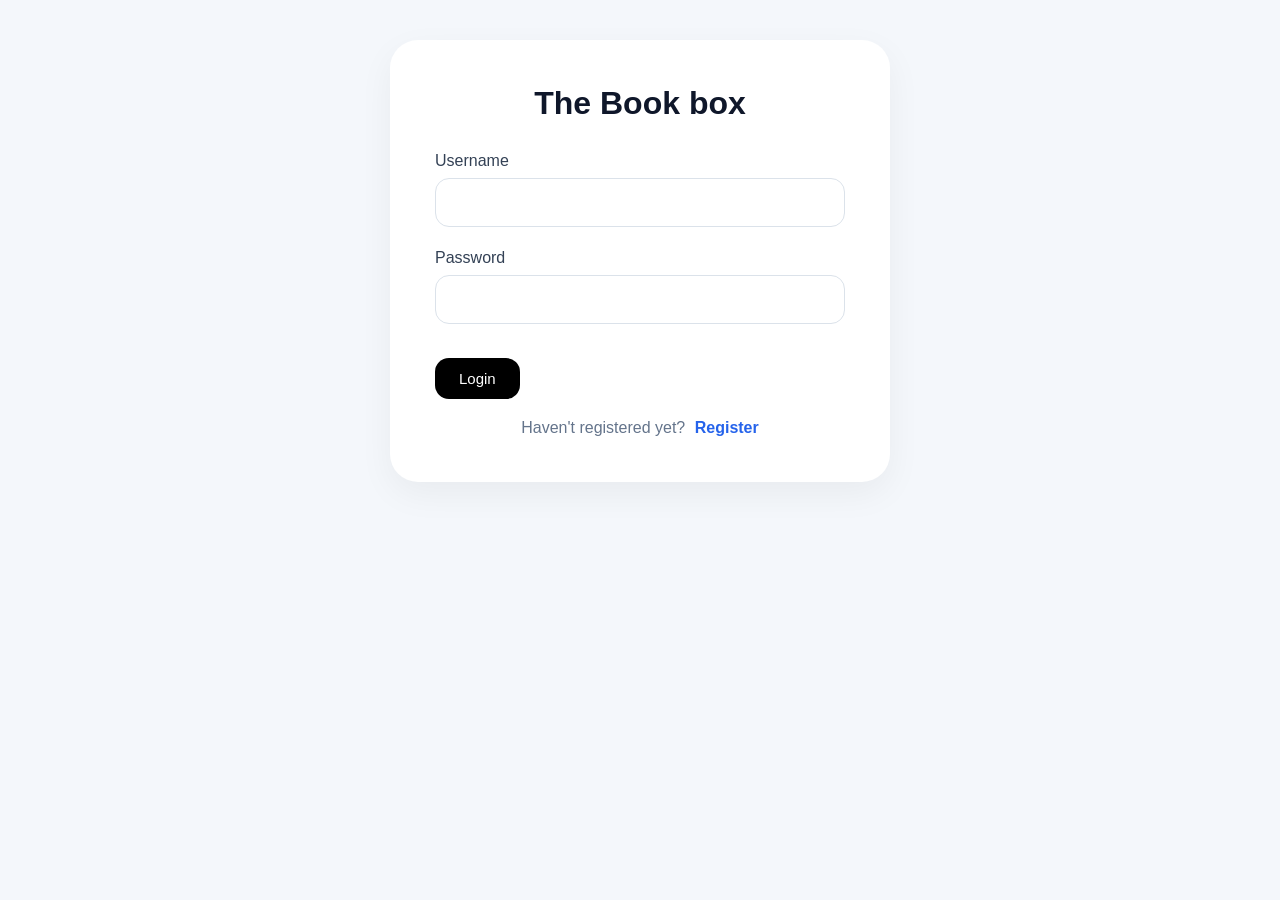
<file: templates/login.html>
<!DOCTYPE html>
<html>

<head>
    <title>The Book box - Login</title>

    <link rel="stylesheet" href="/static/style.css">
</head>

<body>

    <div class="form-card">

        <h1>The Book box</h1>

        <div class="input-group">
            <label>Username</label>
            <input type="text" id="username">
        </div>

        <div class="input-group">
            <label>Password</label>
            <input type="password" id="password">
        </div>

        <button class="btn" onclick="loginUser()">
            Login
        </button>
        <p style="
    margin-top:20px;
    text-align:center;
    color:#64748b;
">

            Haven't registered yet?

            <a href="/register-page" style="
            color:#2563eb;
            text-decoration:none;
            font-weight:600;
            margin-left:5px;
        ">
                Register
            </a>

        </p>

    </div>
    <div id="toast" style="
        position: fixed;
        top: 30px;
        right: 30px;
        background: #111827;
        color: white;
        padding: 16px 24px;
        border-radius: 14px;
        box-shadow: 0 10px 30px rgba(0,0,0,0.2);
        font-size: 15px;
        z-index: 9999;
        opacity: 0;
        visibility: hidden;
        transform: translateY(-20px);
        transition: all 0.4s ease;
    "></div>

    <script>

        async function loginUser() {

            const username =
                document.getElementById("username").value

            const password =
                document.getElementById("password").value


            const formData = new URLSearchParams()

            formData.append("username", username)
            formData.append("password", password)

            try {

                const response = await fetch(
                    "/auth/login",
                    {
                        method: "POST",
                        headers: {
                            "Content-Type": "application/x-www-form-urlencoded"
                        },
                        body: formData
                    }
                )

                const data = await response.json()

                console.log(data)

                if (data.access_token) {

                    localStorage.setItem(
                        "token",
                        data.access_token
                    )

                    showToast("Login Successful!")

                    setTimeout(() => {
                        window.location.href = "/ui"
                    }, 500)

                } else {

                    showToast(data.detail)
                }

            } catch (error) {

                console.log(error)

                showToast("Login Failed")
            }
        }
        function showToast(message) {

            const toast = document.getElementById("toast")

            toast.innerText = message

            toast.style.opacity = "1"
            toast.style.visibility = "visible"
            toast.style.transform = "translateY(0)"

            setTimeout(() => {
                toast.style.opacity = "0"
                toast.style.visibility = "hidden"
                toast.style.transform = "translateY(-20px)"
            }, 2000)
        }

    </script>

</body>

</html>
</file>
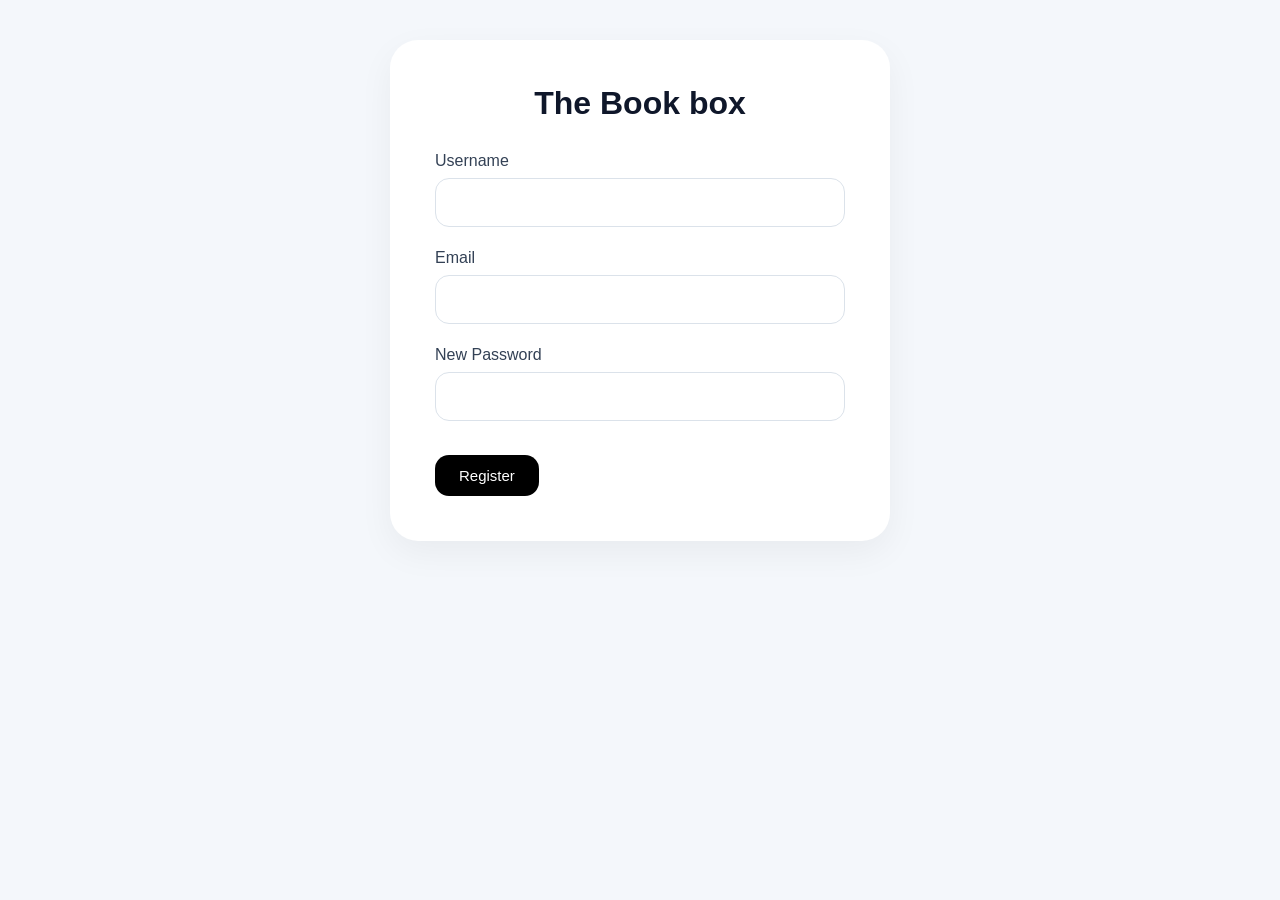
<file: templates/register.html>
<!DOCTYPE html>
<html>
<head>
    <title>The Book box - Register</title>
    <link rel="stylesheet" href="/static/style.css">
</head>
<body>

<div class="form-card">

    <h1>The Book box</h1>

    <div class="input-group">
        <label>Username</label>
        <input type="text" id="username">
    </div>

    <div class="input-group">
        <label>Email</label>
        <input type="email" id="email">
    </div>

    <div class="input-group">
        <label>New Password</label>
        <input type="password" id="password">
    </div>

    <button class="btn" onclick="register()">Register</button>

</div>
<div
    id="toast"
    style="
        position: fixed;
        top: 30px;
        right: 30px;
        background: #111827;
        color: white;
        padding: 16px 24px;
        border-radius: 14px;
        box-shadow: 0 10px 30px rgba(0,0,0,0.2);
        font-size: 15px;
        z-index: 9999;
        opacity: 0;
        visibility: hidden;
        transform: translateY(-20px);
        transition: all 0.4s ease;
    "
></div>

<script>
function showToast(message) {

    const toast = document.getElementById("toast")

    toast.innerText = message

    toast.style.opacity = "1"
    toast.style.visibility = "visible"
    toast.style.transform = "translateY(0)"

    setTimeout(() => {
        toast.style.opacity = "0"
        toast.style.visibility = "hidden"
        toast.style.transform = "translateY(-20px)"
    }, 2000)
}

async function register() {

    const response = await fetch(
        "/auth/register",
        {
            method: "POST",
            headers: {
                "Content-Type": "application/json"
            },
            body: JSON.stringify({
                username: document.getElementById("username").value,
                email: document.getElementById("email").value,
                password: document.getElementById("password").value
            })
        }
    )

    const data = await response.json()

    showToast("Registration Successful!")

    setTimeout(() => {
        window.location.href = "/login-page"
    }, 500)
}

</script>

</body>
</html>
</file>
<file: static/style.css>
* {
    margin: 0;
    padding: 0;
    box-sizing: border-box;
    font-family: 'Segoe UI', sans-serif;
}

body {
    background: #f4f7fb;
    min-height: 100vh;
    padding: 40px;
    color: #1e293b;
}

/* Container */

.container {
    width: 100%;
    max-width: 1200px;
    margin: auto;
}

/* Navbar */

.navbar {
    display: flex;
    justify-content: space-between;
    align-items: center;
    margin-bottom: 40px;
}

.logo {
    font-size: 30px;
    font-weight: bold;
}

.nav-links a {
    text-decoration: none;
    margin-left: 25px;
    color: #1e293b;
    font-weight: 500;
    transition: 0.3s;
}

.nav-links a:hover {
    color: #2563eb;
}

/* Hero Section */

.hero {
    background: white;
    border-radius: 28px;
    padding: 50px;
    box-shadow: 0 12px 35px rgba(0, 0, 0, 0.05);
    margin-bottom: 40px;
}

.hero h1 {
    font-size: 52px;
    margin-bottom: 15px;
    color: #0f172a;
}

.hero p {
    color: #64748b;
    line-height: 1.8;
    font-size: 18px;
}

/* Book Grid */

.book-grid {
    display: grid;
    grid-template-columns: repeat(auto-fit, minmax(300px, 1fr));
    gap: 25px;
}

/* Book Card */

.book-card {
    background: white;
    padding: 28px;
    border-radius: 24px;
    box-shadow: 0 10px 30px rgba(0, 0, 0, 0.05);
    transition: all 0.3s ease;
}

.book-card:hover {
    transform: translateY(-8px);
}

.book-card h2 {
    margin-bottom: 15px;
    color: #0f172a;
}

.book-card p {
    margin-bottom: 12px;
    color: #475569;
    line-height: 1.6;
}

/* Buttons */

.btn {
    display: inline-block;
    padding: 12px 24px;
    border-radius: 14px;
    text-decoration: none;
    background: black;
    color: white;
    border: none;
    cursor: pointer;
    margin-top: 12px;
    transition: 0.3s;
    font-size: 15px;
}

.btn:hover {
    background: #2563eb;
}

/* Forms */

.form-card {
    max-width: 500px;
    margin: auto;
    background: white;
    padding: 45px;
    border-radius: 28px;
    box-shadow: 0 12px 35px rgba(0, 0, 0, 0.05);
}

.form-card h1 {
    margin-bottom: 30px;
    text-align: center;
    color: #0f172a;
}

/* Input Groups */

.input-group {
    margin-bottom: 22px;
}

.input-group label {
    display: block;
    margin-bottom: 8px;
    font-weight: 500;
    color: #334155;
}

.input-group input {
    width: 100%;
    padding: 15px;
    border-radius: 14px;
    border: 1px solid #dbe2ea;
    outline: none;
    transition: 0.3s;
    font-size: 15px;
}

.input-group input:focus {
    border-color: #2563eb;
    box-shadow: 0 0 0 4px rgba(37, 99, 235, 0.1);
}

/* Responsive */

@media(max-width: 768px) {

    body {
        padding: 20px;
    }

    .hero {
        padding: 30px;
    }

    .hero h1 {
        font-size: 36px;
    }

    .navbar {
        flex-direction: column;
        gap: 20px;
    }

    .nav-links a {
        margin: 0 10px;
    }
}

.input-group select,
.input-group textarea {

    width: 100%;

    padding: 15px;

    border-radius: 14px;

    border: 1px solid #dbe2ea;

    outline: none;

    font-size: 15px;
}

.input-group textarea {

    width: 100%;

    min-height: 220px;

    padding: 18px;

    border-radius: 16px;

    border: 1px solid #dbe2ea;

    outline: none;

    resize: vertical;

    font-size: 15px;

    line-height: 1.8;
}
.summary-box {

    width: 100%;

    min-height: 220px;

    padding: 18px;

    border-radius: 16px;

    border: 1px solid #dbe2ea;

    outline: none;

    resize: vertical;

    font-size: 15px;

    line-height: 1.8;

    margin-top: 10px;
}


#genre {

    width: 100%;

    padding: 15px;

    border-radius: 14px;

    border: 1px solid #dbe2ea;

    outline: none;

    font-size: 15px;

    margin-top: 10px;
}
.toast {

    position: fixed;

    top: 30px;

    right: 30px;

    background: #111827;

    color: white;

    padding: 16px 24px;

    border-radius: 14px;

    box-shadow: 0 10px 30px rgba(0,0,0,0.2);

    font-size: 15px;

    z-index: 9999;

    opacity: 0;

    visibility: hidden;

    transform: translateY(-20px);

    transition:
        opacity 0.4s ease,
        transform 0.4s ease,
        visibility 0.4s;
}

.toast.show {

    opacity: 1;

    visibility: visible;

    transform: translateY(0);
}
.profile-menu {
    display: none;
    position: absolute;
    top: 90px;
    right: 75px;
    width: 240px;
    background: white;
    padding: 25px;
    border-radius: 24px;
    box-shadow: 0 15px 40px rgba(0,0,0,0.12);
    z-index: 1000;
}

.profile-menu a,
.profile-menu button {
    width: 100%;
    display: block;
    margin-bottom: 14px;
    padding: 14px;
    border-radius: 14px;
    border: none;
    background: #f1f5f9;
    color: #0f172a;
    text-align: left;
    font-weight: 600;
    text-decoration: none;
    cursor: pointer;
}

.profile-menu a:hover,
.profile-menu button:hover {
    background: black;
    color: white;
}

.close-btn {
    background: transparent !important;
    font-size: 22px;
    text-align: right !important;
    padding: 0 !important;
    margin-bottom: 10px !important;
}
</file>
